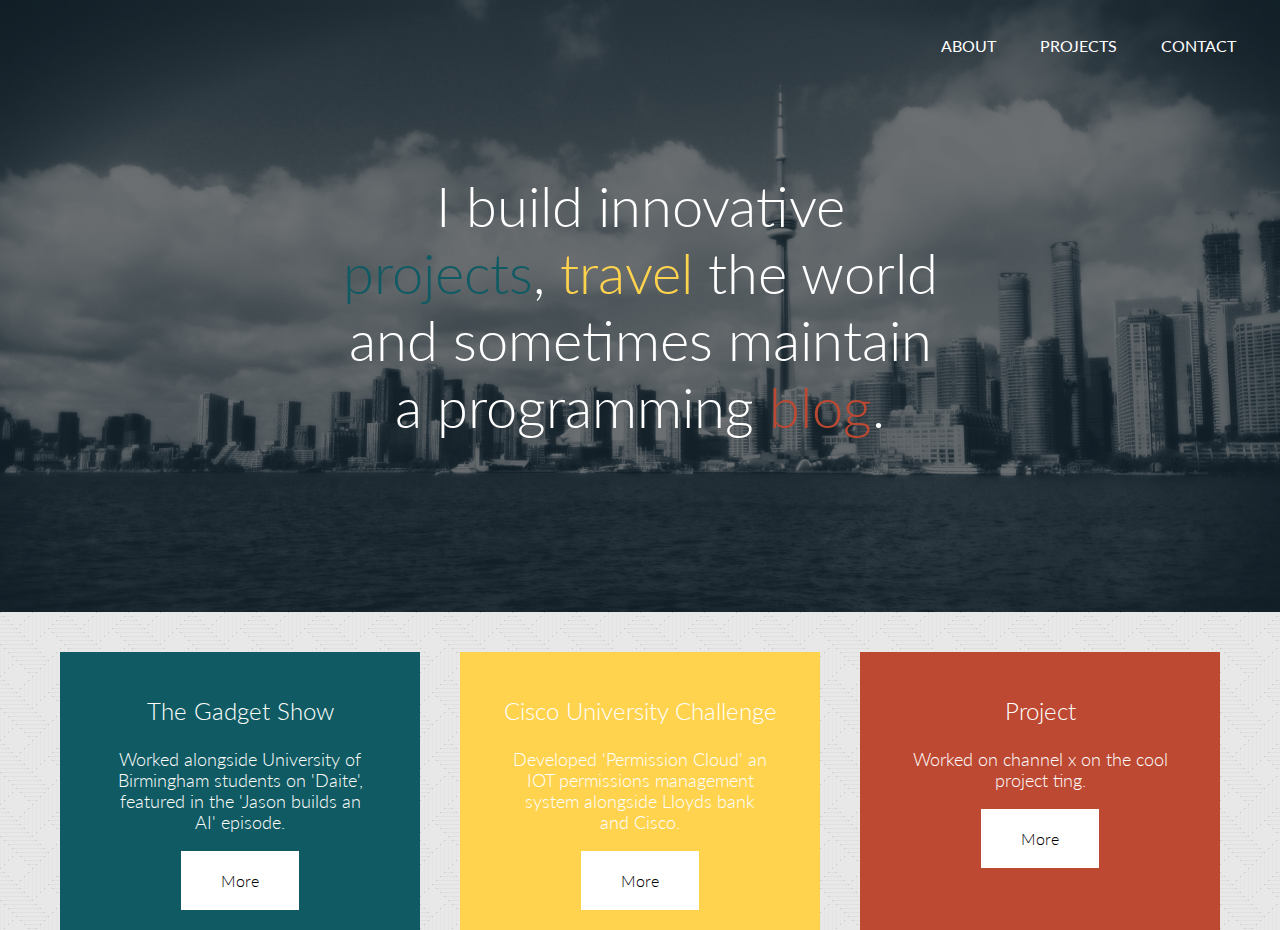
<file: index.html>
<html>

<head>
    <meta name="viewport" content="width=device-width, initial-scale=1">
    <link rel="stylesheet" type="text/css" href="style.css">
    <link rel="stylesheet" type="text/css" href="animate.css">
    <link href="https://fonts.googleapis.com/css?family=Lato:100,300,400,700" rel="stylesheet">
</head>

<body>
    <div class="body-container">
        <header>
            <div class="nav">
                <div class="nav-left">
                </div>
                <div class="nav-right">
                    <a href="#about">About</a>
                    <a href="#projects">Projects</a>
                    <a href="#contact">Contact</a>
                </div>
            </div>
            <div class="about-min">
                <p class="p-large animated fadeInLeft">
                    I build innovative <span class="blue">projects</span>, <span class="yellow">travel</span> the world and sometimes maintain a programming <span class="red">blog</span>.
                </p>
            </div>
        </header>
        <main>
            <div class="projects-container">
                <div class="projects">
                    <div class="project blue-bg">
                        <h3>The Gadget Show</h3>
                        <p>Worked alongside University of Birmingham students on 'Daite', featured in the 'Jason builds an AI' episode.</p>
                        <a href="#">More</a>
                    </div>
                    <div class="project yellow-bg">
                        <h3>Cisco University Challenge</h3>
                        <p>Developed 'Permission Cloud' an IOT permissions management system alongside Lloyds bank and Cisco.</p>
                        <a href="#">More</a>
                    </div>
                    <div class="project red-bg">
                        <h3>Project</h3>
                        <p>Worked on channel x on the cool project ting.</p>
                        <a href="#">More</a>
                    </div>
                    
                </div>
            </div>
            <div class="contact">
            </div>
        </main>
        <footer>
        </footer>
    </div>
</body>

</html>
</file>
<file: style.css>
body {
    margin: 0;
    padding: 0;
    width: 100%;
    overflow-x: hidden;
}

a {
    text-decoration: none;
}

div {
    display: block;
}

.nav {
    width: 100%;
    position: absolute;
    display: block;
}

.nav .nav-left {
    position: relative;
    width: 12%;
    float: left;
    display: inline-block;
}

.nav .nav-right {
    width: auto;
    float: right;
    display: inline-block;
    margin-right: 40px;
}


.nav .nav-left a {
    display: inline-block;
    padding: 20px;
    width: auto;
    text-decoration: none;
    background-color: white;
    color: black;
    text-transform: uppercase;
    vertical-align: top;
}

.nav .nav-right a:hover {
    background-color: white;
    color: black;
}

.nav .nav-right a {
    display: inline-block;
    padding: 20px;
    text-decoration: none;
    color: white;
    text-transform: uppercase;
    vertical-align: top;
}

.p-large {
    font-weight: 300;
    font-size: 3.5em;
    color: white;
    text-align: center;
}

.about-min {
    padding-top: 100px;
    padding-bottom: 100px;
    margin: auto;
    
    width: 50%;
    
}

.body-container {
    padding: none;
    margin: auto;
}

.nav .nav-left a:hover{
    background-color: #FFD34E;
    color: white;
}

.container {
    width: 80%;
    margin: auto;
}

* {
    font-family: 'Lato', sans-serif;
    transition: all 0.3s ease
}

.red {
    color: #BD4932;
}

.blue {
    color: #105B63;
}

.yellow {
    color: #FFD34E;
}

.yellow:hover {
    color: #ffffff;
    font-size: 1.05em;
}

.red-bg {
    background-color: #BD4932 !important;
}

.red-bg:hover {
    background-color: white;
}

.blue-bg {
    background-color: #105B63 !important;
}

.blue-bg:hover {
    background-color: white;
}

.yellow-bg {
    background-color: #FFD34E !important;
}

.yellow-bg:hover {
    background-color: white;
}

.green-bg {
    background-color: #468966 !important;
}

.green-bg:hover {
    color: white;
}

.projects-container {
    width: 100%;
    margin: auto;
    padding: 0;
    margin: 0;
    background-image: url('pixel_weave.png');
}

.projects-container .projects {
    font-family: 'Lato', sans-serif;
    width: 100%;
    font-weight: 300;
    display: flex;
    flex-wrap: wrap;
    justify-content: center;
}

.projects-container .projects .project {
    width: 25%;
    background-color: white;
    
    padding: 20px;
    margin: 40px 20px 0px 20px;
    text-align: center;
    color: white;
}

.projects-container .projects .project h3 {
    font-weight: 300;
    font-size: 1.5em;
}

.projects-container .projects .project p {
    font-weight: 300;
    font-size: 1.1em;
    margin-left: auto;
    margin-right: auto;
    width: 80%;
}

.projects-container .projects .project a {
    text-decoration: none;
    background-color: white;
    margin: auto;
    color: black;
    padding: 20px;
    padding-left: 40px;
    padding-right: 40px;
    display: inline-block;
}

.links-container {
    width: 100%;
    margin: auto;
    display: flex;
    flex-wrap: wrap;
    justify-content: center;
}

.links-container a{
    display: inline-block;
    padding: 20px 0 20px 0;
    width: 25%;
    text-decoration: none;
    color: white;
    vertical-align: top;
    text-align: center;
}

header {
    padding: 1em;
    background-image: url('background.jpg');
    background-size: cover;
    /*color: #ffffff;*/
}
</file>
